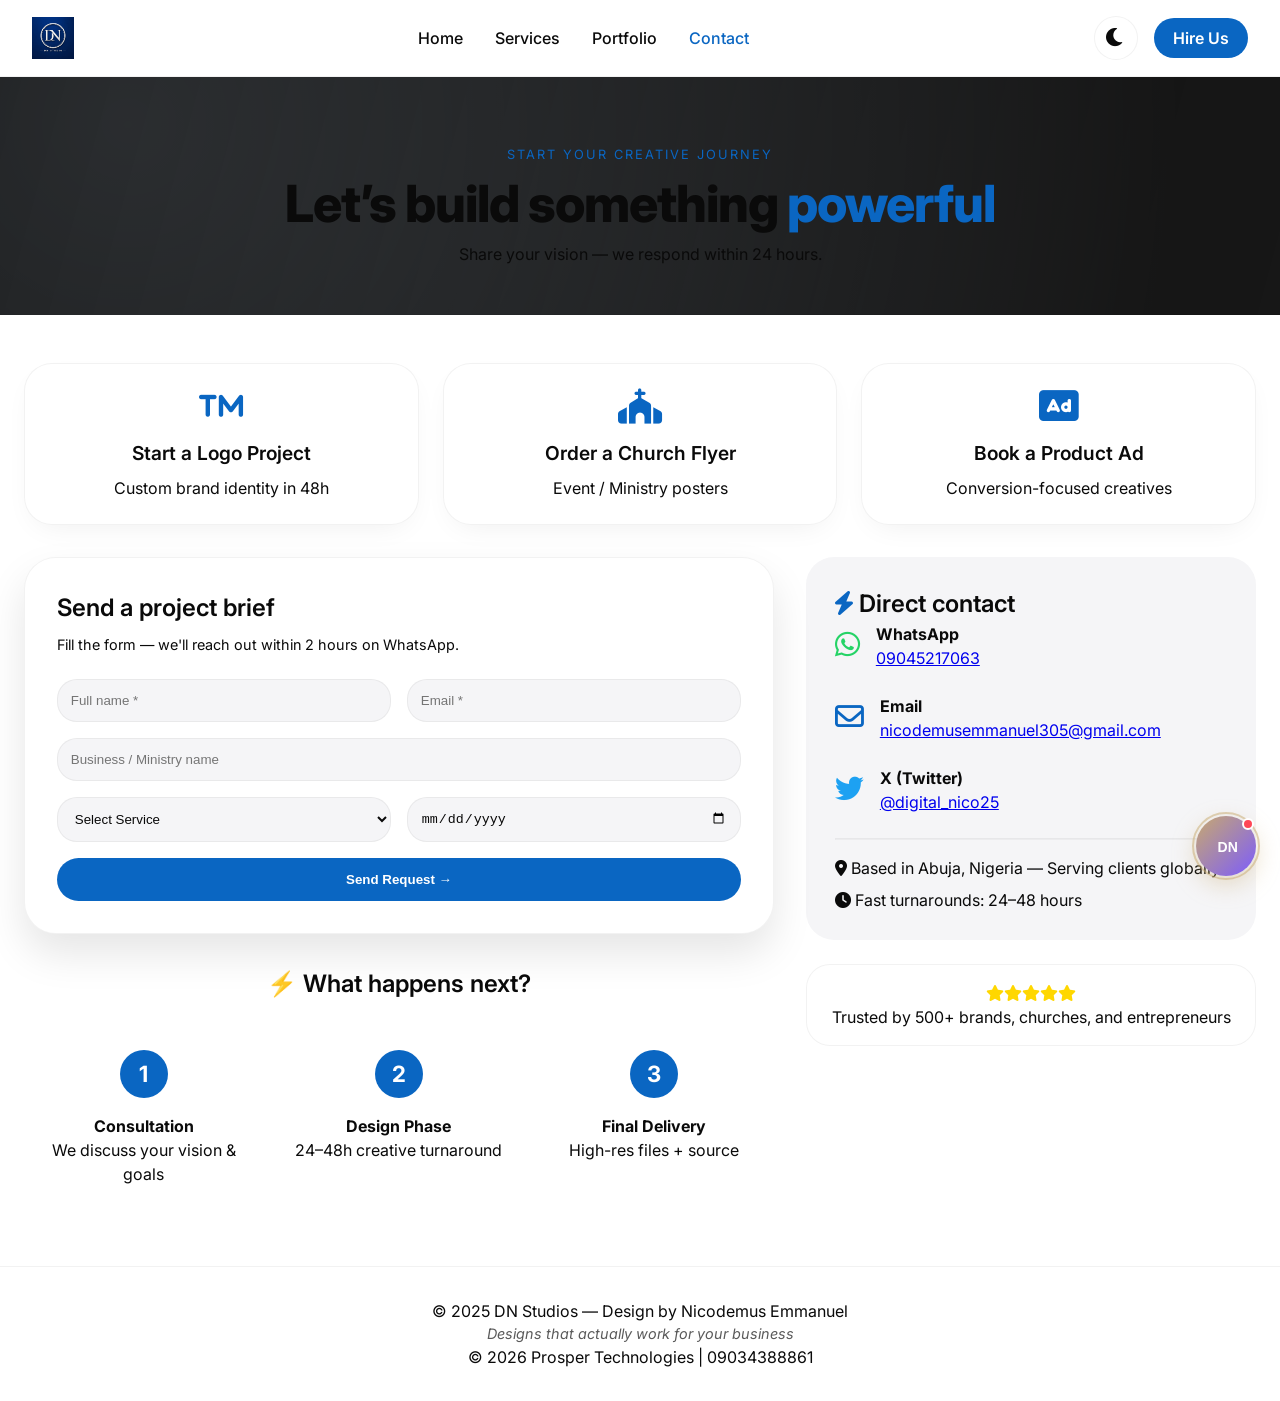
<file: dn-studios-portfolio/contact.html>
<!DOCTYPE html>
<html lang="en">
<head>
  <meta charset="UTF-8">
  <meta name="viewport" content="width=device-width, initial-scale=1.0, viewport-fit=cover">
  <title>DN Studios | Contact – Start Your Creative Project</title>
  <meta name="description" content="Get in touch with DN Studios. Start a logo, church flyer, or product ad project. WhatsApp 09045217063 – 24-48h turnaround.">
  <!-- Google Fonts + Font Awesome -->
  <link href="https://fonts.googleapis.com/css2?family=Inter:opsz,wght@14..32,300;400;500;600;700;800&display=swap" rel="stylesheet">
  <link rel="stylesheet" href="https://cdnjs.cloudflare.com/ajax/libs/font-awesome/6.0.0-beta3/css/all.min.css">
  <link rel="stylesheet" href="css/style.css">
  <style>
    /* Additional contact page premium styling */
    .contact-hero {
      background: var(--hero-overlay), radial-gradient(circle at 10% 20%, rgba(10,102,194,0.15) 0%, rgba(0,0,0,0.7) 90%);
      padding: 4rem 0 3rem;
      text-align: center;
      border-bottom: 1px solid var(--border-light);
    }
    .quick-actions-grid {
      display: flex;
      flex-wrap: wrap;
      gap: 1.5rem;
      justify-content: center;
      margin: 3rem 0 2rem;
    }
    .action-card {
      background: var(--card-bg);
      backdrop-filter: blur(12px);
      border: 1px solid var(--border-light);
      border-radius: 28px;
      padding: 1.5rem;
      text-align: center;
      flex: 1;
      min-width: 200px;
      transition: all 0.3s ease;
      cursor: pointer;
      box-shadow: var(--shadow-sm);
    }
    .action-card:hover {
      transform: translateY(-8px);
      border-color: var(--accent);
      background: var(--card-bg);
      box-shadow: 0 20px 35px -12px var(--accent-glow);
    }
    .action-card i {
      font-size: 2.2rem;
      color: var(--accent);
      margin-bottom: 1rem;
    }
    .action-card h3 {
      font-size: 1.2rem;
      margin-bottom: 0.5rem;
    }
    .glass-form {
      background: var(--card-bg);
      backdrop-filter: blur(16px);
      border-radius: 32px;
      padding: 2rem;
      border: 1px solid var(--border-light);
      box-shadow: 0 20px 40px rgba(0,0,0,0.1);
    }
    .timeline-steps {
      display: flex;
      flex-wrap: wrap;
      justify-content: space-between;
      gap: 1rem;
      margin-top: 2rem;
    }
    .step {
      flex: 1;
      text-align: center;
      padding: 1rem;
      position: relative;
    }
    .step .step-number {
      width: 48px;
      height: 48px;
      background: var(--accent);
      color: white;
      border-radius: 60px;
      display: flex;
      align-items: center;
      justify-content: center;
      margin: 0 auto 1rem;
      font-weight: bold;
      font-size: 1.4rem;
    }
    .contact-sidebar {
      background: var(--bg-secondary);
      border-radius: 28px;
      padding: 1.8rem;
      height: fit-content;
    }
    .contact-method {
      display: flex;
      align-items: center;
      gap: 1rem;
      margin-bottom: 1.5rem;
    }
    .success-modal {
      position: fixed;
      top: 0;
      left: 0;
      width: 100%;
      height: 100%;
      background: rgba(0,0,0,0.8);
      backdrop-filter: blur(8px);
      z-index: 2000;
      display: flex;
      align-items: center;
      justify-content: center;
      visibility: hidden;
      opacity: 0;
      transition: 0.2s;
    }
    .success-modal.active {
      visibility: visible;
      opacity: 1;
    }
    .modal-card {
      background: var(--bg-primary);
      padding: 2rem;
      border-radius: 32px;
      text-align: center;
      max-width: 400px;
    }
    @media (max-width: 768px) {
      .timeline-steps { flex-direction: column; }
      .contact-sidebar { margin-bottom: 2rem; }
    }
    .section-tag-inline {
      color: var(--accent);
      font-size: 0.8rem;
      letter-spacing: 2px;
      text-transform: uppercase;
    }
  </style>
</head>
<body>
<header class="site-header">
  <div class="header-flex container">
    <div class="logo"><a href="index.html"><img src="assets/logo_main.png" alt="DN Studios Logo"></a></div>
    <nav>
      <ul class="nav-links" id="navLinks">
        <li><a href="index.html" class="nav-link">Home</a></li>
        <li><a href="index.html#services" class="nav-link">Services</a></li>
        <li><a href="portfolio.html" class="nav-link">Portfolio</a></li>
        
        <li><a href="contact.html" class="nav-link active">Contact</a></li>
      </ul>
    </nav>
    <div class="header-right">
      <button class="theme-toggle" id="darkModeToggle"><img src="assets/icon_moon.svg" alt="Dark Mode"></button>
      <a href="https://wa.me/2349045217063" class="nav-link hire-btn" target="_blank">Hire Us</a>
      <button class="mobile-menu-btn" id="mobileMenuBtn"><i class="fas fa-bars"></i></button>
    </div>
  </div>
</header>
<!-- Popup AI Chat Widget for DN Studios -->
<style>
  /* ───── CHAT WIDGET STYLES ───────────────────────────────── */
  .dn-chat-widget * {
    margin: 0;
    padding: 0;
    box-sizing: border-box;
  }
  
  .dn-chat-widget {
    position: fixed;
    bottom: 24px;
    right: 24px;
    z-index: 999999;
    font-family: 'Segoe UI', 'DM Sans', -apple-system, BlinkMacSystemFont, sans-serif;
  }
  
  /* Chat Bubble Button */
  .dn-chat-bubble {
    width: 60px;
    height: 60px;
    background: linear-gradient(135deg, #c8a96e 0%, #7c5cfc 100%);
    border-radius: 50%;
    cursor: pointer;
    display: flex;
    align-items: center;
    justify-content: center;
    box-shadow: 0 8px 24px rgba(200,169,110,0.4);
    transition: transform 0.3s ease, box-shadow 0.3s ease;
    border: none;
    position: relative;
  }
  
  .dn-chat-bubble:hover {
    transform: scale(1.08);
    box-shadow: 0 12px 32px rgba(200,169,110,0.5);
  }
  
  .dn-chat-bubble svg {
    width: 28px;
    height: 28px;
  }
  
  /* Pulse Ring */
  .dn-pulse-ring {
    position: absolute;
    inset: -4px;
    border-radius: 50%;
    border: 2px solid rgba(200,169,110,0.5);
    animation: dnPulse 2s ease-out infinite;
    pointer-events: none;
  }
  
  @keyframes dnPulse {
    0% { transform: scale(1); opacity: 0.7; }
    70% { transform: scale(1.4); opacity: 0; }
    100% { transform: scale(1.4); opacity: 0; }
  }
  
  /* Notification Dot */
  .dn-notif-dot {
    position: absolute;
    top: 2px;
    right: 2px;
    width: 12px;
    height: 12px;
    background: #ff4757;
    border-radius: 50%;
    border: 2px solid #fff;
    animation: dnBlink 1.5s ease-in-out infinite;
  }
  
  @keyframes dnBlink {
    0%, 100% { opacity: 1; }
    50% { opacity: 0.4; }
  }
  
  /* Chat Window */
  .dn-chat-window {
    position: absolute;
    bottom: 80px;
    right: 0;
    width: 380px;
    max-width: calc(100vw - 32px);
    height: 520px;
    background: rgba(15, 15, 25, 0.92);
    backdrop-filter: blur(24px);
    border-radius: 24px;
    border: 1px solid rgba(255,255,255,0.12);
    box-shadow: 0 24px 48px rgba(0,0,0,0.4);
    display: flex;
    flex-direction: column;
    overflow: hidden;
    opacity: 0;
    visibility: hidden;
    transform: scale(0.9) translateY(20px);
    transition: all 0.35s cubic-bezier(0.34, 1.56, 0.64, 1);
    pointer-events: none;
  }
  
  .dn-chat-window.dn-open {
    opacity: 1;
    visibility: visible;
    transform: scale(1) translateY(0);
    pointer-events: all;
  }
  
  /* Light mode support */
  @media (prefers-color-scheme: light) {
    .dn-chat-window {
      background: rgba(255, 255, 255, 0.94);
      backdrop-filter: blur(24px);
      border-color: rgba(0,0,0,0.1);
    }
  }
  
  /* Header */
  .dn-chat-header {
    padding: 16px 20px;
    background: linear-gradient(135deg, rgba(200,169,110,0.15) 0%, rgba(124,92,252,0.1) 100%);
    border-bottom: 1px solid rgba(255,255,255,0.1);
    display: flex;
    align-items: center;
    gap: 12px;
  }
  
  .dn-header-avatar {
    width: 40px;
    height: 40px;
    background: linear-gradient(135deg, #c8a96e, #7c5cfc);
    border-radius: 50%;
    display: flex;
    align-items: center;
    justify-content: center;
    font-weight: 800;
    font-size: 18px;
    color: #0a0a0f;
  }
  
  .dn-header-info {
    flex: 1;
  }
  
  .dn-header-name {
    font-weight: 700;
    font-size: 15px;
    letter-spacing: -0.3px;
  }
  
  .dn-header-status {
    font-size: 11px;
    opacity: 0.65;
    display: flex;
    align-items: center;
    gap: 6px;
    margin-top: 2px;
  }
  
  .dn-status-dot {
    width: 8px;
    height: 8px;
    background: #2ed573;
    border-radius: 50%;
    box-shadow: 0 0 6px #2ed573;
    animation: dnTypingBlink 2s ease-in-out infinite;
  }
  
  @keyframes dnTypingBlink {
    0%, 100% { opacity: 1; }
    50% { opacity: 0.4; }
  }
  
  .dn-close-btn {
    background: rgba(255,255,255,0.1);
    border: none;
    color: inherit;
    width: 30px;
    height: 30px;
    border-radius: 50%;
    cursor: pointer;
    font-size: 18px;
    display: flex;
    align-items: center;
    justify-content: center;
    transition: background 0.2s;
  }
  
  .dn-close-btn:hover {
    background: rgba(255,255,255,0.2);
  }
  
  /* Messages Area */
  .dn-messages {
    flex: 1;
    overflow-y: auto;
    padding: 16px;
    display: flex;
    flex-direction: column;
    gap: 12px;
    scroll-behavior: smooth;
  }
  
  .dn-messages::-webkit-scrollbar {
    width: 4px;
  }
  
  .dn-messages::-webkit-scrollbar-track {
    background: transparent;
  }
  
  .dn-messages::-webkit-scrollbar-thumb {
    background: rgba(255,255,255,0.2);
    border-radius: 10px;
  }
  
  /* Message Bubbles */
  .dn-msg {
    display: flex;
    gap: 8px;
    animation: dnMsgIn 0.3s cubic-bezier(0.34, 1.56, 0.64, 1);
  }
  
  @keyframes dnMsgIn {
    from {
      opacity: 0;
      transform: translateY(12px);
    }
    to {
      opacity: 1;
      transform: translateY(0);
    }
  }
  
  .dn-msg.dn-user {
    flex-direction: row-reverse;
  }
  
  .dn-msg-avatar {
    width: 28px;
    height: 28px;
    background: linear-gradient(135deg, #c8a96e, #7c5cfc);
    border-radius: 50%;
    display: flex;
    align-items: center;
    justify-content: center;
    font-size: 12px;
    font-weight: 700;
    flex-shrink: 0;
  }
  
  .dn-msg.dn-user .dn-msg-avatar {
    background: rgba(200,169,110,0.2);
    border: 1px solid rgba(200,169,110,0.3);
    color: #c8a96e;
  }
  
  .dn-msg-bubble {
    max-width: 78%;
    padding: 10px 14px;
    border-radius: 18px;
    font-size: 13px;
    line-height: 1.5;
    word-wrap: break-word;
  }
  
  .dn-msg.dn-bot .dn-msg-bubble {
    background: rgba(255,255,255,0.08);
    border: 1px solid rgba(255,255,255,0.08);
    border-bottom-left-radius: 4px;
  }
  
  .dn-msg.dn-user .dn-msg-bubble {
    background: linear-gradient(135deg, rgba(200,169,110,0.25), rgba(124,92,252,0.2));
    border-bottom-right-radius: 4px;
    text-align: right;
  }
  
  @media (prefers-color-scheme: light) {
    .dn-msg.dn-bot .dn-msg-bubble {
      background: rgba(0,0,0,0.04);
      border-color: rgba(0,0,0,0.06);
    }
    .dn-msg.dn-user .dn-msg-bubble {
      background: linear-gradient(135deg, rgba(200,169,110,0.2), rgba(124,92,252,0.15));
    }
  }
  
  /* Quick Chips */
  .dn-chips {
    display: flex;
    flex-wrap: wrap;
    gap: 8px;
    margin-top: 10px;
  }
  
  .dn-chip {
    background: rgba(255,255,255,0.06);
    border: 1px solid rgba(255,255,255,0.1);
    padding: 6px 14px;
    border-radius: 100px;
    font-size: 11px;
    cursor: pointer;
    transition: all 0.2s;
  }
  
  .dn-chip:hover {
    background: rgba(200,169,110,0.2);
    border-color: #c8a96e;
    transform: translateY(-1px);
  }
  
  @media (prefers-color-scheme: light) {
    .dn-chip {
      background: rgba(0,0,0,0.04);
      border-color: rgba(0,0,0,0.1);
    }
  }
  
  /* Typing Indicator */
  .dn-typing {
    display: flex;
    align-items: center;
    gap: 5px;
    padding: 8px 12px;
  }
  
  .dn-typing span {
    width: 6px;
    height: 6px;
    background: #c8a96e;
    border-radius: 50%;
    animation: dnTypingDot 1.2s ease-in-out infinite;
  }
  
  .dn-typing span:nth-child(2) { animation-delay: 0.2s; }
  .dn-typing span:nth-child(3) { animation-delay: 0.4s; }
  
  @keyframes dnTypingDot {
    0%, 60%, 100% { transform: scale(1); opacity: 0.5; }
    30% { transform: scale(1.3); opacity: 1; }
  }
  
  /* Input Area */
  .dn-input-area {
    padding: 12px 16px;
    border-top: 1px solid rgba(255,255,255,0.08);
    display: flex;
    gap: 10px;
    align-items: flex-end;
  }
  
  .dn-input-area textarea {
    flex: 1;
    background: rgba(255,255,255,0.06);
    border: 1px solid rgba(255,255,255,0.1);
    border-radius: 20px;
    padding: 10px 14px;
    font-family: inherit;
    font-size: 13px;
    color: inherit;
    resize: none;
    outline: none;
    max-height: 80px;
    line-height: 1.4;
  }
  
  .dn-input-area textarea::placeholder {
    opacity: 0.5;
  }
  
  .dn-input-area textarea:focus {
    border-color: #c8a96e;
  }
  
  .dn-send-btn {
    width: 38px;
    height: 38px;
    background: linear-gradient(135deg, #c8a96e, #a07c45);
    border: none;
    border-radius: 50%;
    cursor: pointer;
    display: flex;
    align-items: center;
    justify-content: center;
    transition: transform 0.2s, box-shadow 0.2s;
    flex-shrink: 0;
  }
  
  .dn-send-btn:hover {
    transform: scale(1.06);
    box-shadow: 0 4px 12px rgba(200,169,110,0.4);
  }
  
  .dn-send-btn svg {
    width: 16px;
    height: 16px;
    fill: #0a0a0f;
  }
  
  /* WhatsApp Link inside messages */
  .dn-wa-link {
    display: inline-flex;
    align-items: center;
    gap: 6px;
    background: linear-gradient(135deg, #25d366, #128c7e);
    padding: 6px 14px;
    border-radius: 100px;
    color: white;
    text-decoration: none;
    font-size: 12px;
    font-weight: 600;
    margin-top: 8px;
    transition: transform 0.2s;
  }
  
  .dn-wa-link:hover {
    transform: translateY(-1px);
  }
  
  /* Powered By */
  .dn-powered {
    text-align: center;
    font-size: 9px;
    padding: 8px;
    opacity: 0.4;
    border-top: 1px solid rgba(255,255,255,0.05);
  }
</style>

<div class="dn-chat-widget">
  <!-- Chat Bubble -->
  <button class="dn-chat-bubble" id="dnChatBubble">
    <div class="dn-pulse-ring"></div>
    <div class="dn-notif-dot" id="dnNotifDot"></div>
    <svg viewBox="0 0 40 40" fill="none">
      <text x="8" y="28" font-family="Arial, sans-serif" font-size="20" font-weight="800" fill="white">DN</text>
    </svg>
  </button>
  
  <!-- Chat Window -->
  <div class="dn-chat-window" id="dnChatWindow">
    <div class="dn-chat-header">
      <div class="dn-header-avatar">DN</div>
      <div class="dn-header-info">
        <div class="dn-header-name">DN Studios Assistant</div>
        <div class="dn-header-status">
          <div class="dn-status-dot"></div>
          Online · 24/7
        </div>
      </div>
      <button class="dn-close-btn" id="dnCloseChat">✕</button>
    </div>
    
    <div class="dn-messages" id="dnMessages"></div>
    
    <div class="dn-input-area">
      <textarea id="dnChatInput" placeholder="Ask me anything..." rows="1"></textarea>
      <button class="dn-send-btn" id="dnSendBtn">
        <svg viewBox="0 0 24 24">
          <path d="M2.01 21L23 12 2.01 3 2 10l15 2-15 2z"/>
        </svg>
      </button>
    </div>
    <div class="dn-powered">DN Studios · AI Assistant</div>
  </div>
</div>

<script>
  (function() {
    // Configuration
    const WHATSAPP_NUMBER = '2349045217063';
    const WHATSAPP_URL = `https://wa.me/${WHATSAPP_NUMBER}`;
    
    // DOM Elements
    const bubble = document.getElementById('dnChatBubble');
    const windowEl = document.getElementById('dnChatWindow');
    const closeBtn = document.getElementById('dnCloseChat');
    const messagesEl = document.getElementById('dnMessages');
    const inputEl = document.getElementById('dnChatInput');
    const sendBtn = document.getElementById('dnSendBtn');
    const notifDot = document.getElementById('dnNotifDot');
    
    let isOpen = false;
    let welcomed = false;
    
    // ───── HELPER FUNCTIONS ─────────────────────────────────────
    function scrollToBottom() {
      messagesEl.scrollTop = messagesEl.scrollHeight;
    }
    
    function escapeHtml(text) {
      const div = document.createElement('div');
      div.textContent = text;
      return div.innerHTML;
    }
    
    function addMessage(content, isUser = false, chips = null) {
      const msgDiv = document.createElement('div');
      msgDiv.className = `dn-msg ${isUser ? 'dn-user' : 'dn-bot'}`;
      
      const avatar = document.createElement('div');
      avatar.className = 'dn-msg-avatar';
      avatar.textContent = isUser ? 'You' : 'DN';
      
      const bubbleDiv = document.createElement('div');
      bubbleDiv.className = 'dn-msg-bubble';
      bubbleDiv.innerHTML = content;
      
      if (chips && chips.length) {
        const chipsDiv = document.createElement('div');
        chipsDiv.className = 'dn-chips';
        chips.forEach(chip => {
          const chipBtn = document.createElement('button');
          chipBtn.className = 'dn-chip';
          chipBtn.textContent = chip;
          chipBtn.onclick = () => {
            addMessage(chip, true);
            const response = getBotResponse(chip);
            showTyping(() => addMessage(response, false, getChipsForResponse(chip)));
          };
          chipsDiv.appendChild(chipBtn);
        });
        bubbleDiv.appendChild(chipsDiv);
      }
      
      msgDiv.appendChild(avatar);
      msgDiv.appendChild(bubbleDiv);
      messagesEl.appendChild(msgDiv);
      scrollToBottom();
    }
    
    function showTyping(callback) {
      const typingDiv = document.createElement('div');
      typingDiv.className = 'dn-msg dn-bot';
      typingDiv.innerHTML = `
        <div class="dn-msg-avatar">DN</div>
        <div class="dn-msg-bubble">
          <div class="dn-typing"><span></span><span></span><span></span></div>
        </div>
      `;
      messagesEl.appendChild(typingDiv);
      scrollToBottom();
      
      setTimeout(() => {
        typingDiv.remove();
        callback();
      }, 800);
    }
    
    // ───── KNOWLEDGE BASE / RESPONSE ENGINE ─────────────────────
    function getChipsForResponse(message) {
      const lower = message.toLowerCase();
      if (lower.includes('service') || lower.includes('offer')) return null;
      if (lower.includes('price') || lower.includes('cost')) return null;
      return ['Our Services', 'Turnaround Time', 'Contact Info', 'Get Quote'];
    }
    
    function getBotResponse(message) {
      const lower = message.toLowerCase();
      
      // Pricing / Quote
      if (lower.match(/\b(price|cost|quote|how much|fee|charge|rate|budget|afford)\b/i)) {
        return `Every brand is unique — so every design is custom-tailored to deliver the best value for your vision. 🎨<br><br>
        <strong>Nicodemus</strong> will walk you through everything personally and give you a quote based on your specific needs.<br><br>
        <a href="${WHATSAPP_URL}?text=Hi%20Nicodemus%2C%20I%27d%20like%20a%20custom%20quote%20for%20my%20project" class="dn-wa-link" target="_blank">
          💬 Chat on WhatsApp for Quote
        </a><br><br>
        Our 24–48 hour turnaround starts the moment you connect! ⚡`;
      }
      
      // Turnaround / Delivery
      if (lower.match(/\b(how long|turnaround|delivery|deliver|when.*ready|time.*take|fast|rush|urgent|deadline)\b/i)) {
        return `⚡ <strong>Fastest in the industry!</strong><br><br>
        We operate on a strict <strong>24–48 hour turnaround</strong> for most projects — logos, flyers, brand identity work, social graphics.<br><br>
        <strong>The process:</strong><br>
        1️⃣ You share your brief & brand details<br>
        2️⃣ Our team gets to work immediately<br>
        3️⃣ Your design lands in your inbox within 24–48 hours<br><br>
        Complex brand packages may take slightly longer — we'll give you a clear timeline upfront.<br><br>
        <a href="${WHATSAPP_URL}?text=Hi%20Nicodemus%2C%20I%27d%20like%20to%20start%20a%20project" class="dn-wa-link" target="_blank">
          🚀 Start Your Project Now
        </a>`;
      }
      
      // Services
      if (lower.match(/\b(service|offer|what.*do|logo|flyer|brand|identity|poster|social media|banner|church|ministry)\b/i)) {
        return `✨ <strong>DN Studios Services:</strong><br><br>
        🎯 <strong>Logo & Brand Identity</strong> — Distinctive marks that represent your vision<br>
        ⛪ <strong>Church & Ministry Flyers</strong> — Anointed designs for events & programmes<br>
        📱 <strong>Social Media Graphics</strong> — Scroll-stopping posts & story templates<br>
        🖼️ <strong>Event Posters & Banners</strong> — High-impact print & digital materials<br>
        📋 <strong>Product Advertisement Design</strong> — Mockups built to convert<br>
        🎨 <strong>Custom Design Consultation</strong> — Tailored to your brand voice<br><br>
        Every project is <strong>custom-built from scratch</strong> — no templates!<br><br>
        Which service interests you most?`;
      }
      
      // Contact / WhatsApp
      if (lower.match(/\b(contact|reach|whatsapp|nicodemus|phone|call|message|get in touch|talk|human)\b/i)) {
        return `📞 <strong>Connect with Nicodemus directly:</strong><br><br>
        <a href="${WHATSAPP_URL}" class="dn-wa-link" target="_blank">
          💬 WhatsApp: 09045217063
        </a><br><br>
        📧 Email: <strong>nicodemusemmanuel305@gmail.com</strong><br>
        🐦 X (Twitter): <strong>@digital_nico25</strong><br>
        📱 Direct Call: <strong>08065919383</strong><br><br>
        Nicodemus replies typically within minutes, Mon–Sat. 🙌`;
      }
      
      // About / Who
      if (lower.match(/\b(who are you|about|what is dn|studio|mission|founder)\b/i)) {
        return `🎬 <strong>DN Studios</strong> is a premium creative design studio founded by <strong>Nicodemus Emmanuel</strong>, a graphic designer and visual brand strategist.<br><br>
        <strong>Our mission:</strong> Help businesses, brands, and individuals show up powerfully through visual design.<br><br>
        <strong>What makes us different:</strong><br>
        ✦ Custom, never cookie-cutter designs<br>
        ✦ Guaranteed 24–48 hour delivery<br>
        ✦ Unlimited revisions until you're 100% satisfied<br>
        ✦ Deep understanding of Nigerian & African brand contexts<br><br>
        Ready to show up powerfully? Let's create something extraordinary! ✨`;
      }
      
      // Greeting
      if (lower.match(/^(hi|hello|hey|good morning|good afternoon|hey there|sup|howdy)/i)) {
        return `Hey there! 👋 Great to meet you!<br><br>
        I'm the <strong>DN Studios AI Assistant</strong> — here to help you find the perfect creative solution for your brand.<br><br>
        <strong>You can ask me about:</strong>`;
      }
      
      // Thanks
      if (lower.match(/thank|appreciate|helpful|great help/i)) {
        return `You're so welcome! 😊 It's our absolute pleasure.<br><br>
        Remember — whenever you're ready to start your project, Nicodemus is just one message away. We can't wait to bring your brand vision to life! ✨<br><br>
        <a href="${WHATSAPP_URL}?text=Hi%20Nicodemus%2C%20I%27m%20ready%20to%20start%20my%20project" class="dn-wa-link" target="_blank">
          🎨 Start Your Project →
        </a>`;
      }
      
      // Fallback
      return `That's a great question! For the most accurate answer, it's best to speak with <strong>Nicodemus</strong> directly — he'll give you everything you need. 🙌<br><br>
      <a href="${WHATSAPP_URL}?text=Hi%20Nicodemus%2C%20I%20have%20a%20question%20about%20DN%20Studios" class="dn-wa-link" target="_blank">
        💬 Ask Nicodemus on WhatsApp
      </a><br><br>
      Or ask me about our <strong>services</strong>, <strong>turnaround time</strong>, or <strong>pricing</strong>! 😊`;
    }
    
    function sendMessage() {
      const text = inputEl.value.trim();
      if (!text) return;
      
      addMessage(escapeHtml(text), true);
      inputEl.value = '';
      inputEl.style.height = 'auto';
      
      showTyping(() => {
        const reply = getBotResponse(text);
        addMessage(reply, false, getChipsForResponse(text));
      });
    }
    
    function showWelcome() {
      showTyping(() => {
        addMessage(`Hi! I'm the <strong>DN Studios Assistant</strong>. 👋<br><br>How can I help you <strong>show up powerfully</strong> today?`, false, [
          'Our Services', 'Turnaround Time', 'Get a Quote', 'Contact Info'
        ]);
      });
    }
    
    // Auto-resize textarea
    function autoResize() {
      inputEl.style.height = 'auto';
      inputEl.style.height = Math.min(inputEl.scrollHeight, 80) + 'px';
    }
    
    // Toggle chat window
    function toggleChat() {
      isOpen = !isOpen;
      if (isOpen) {
        windowEl.classList.add('dn-open');
        notifDot.style.opacity = '0';
        setTimeout(() => inputEl.focus(), 200);
        if (!welcomed) {
          welcomed = true;
          setTimeout(showWelcome, 300);
        }
      } else {
        windowEl.classList.remove('dn-open');
      }
    }
    
    // ───── EVENT LISTENERS ─────────────────────────────────────
    bubble.addEventListener('click', toggleChat);
    closeBtn.addEventListener('click', toggleChat);
    sendBtn.addEventListener('click', sendMessage);
    
    inputEl.addEventListener('keypress', (e) => {
      if (e.key === 'Enter' && !e.shiftKey) {
        e.preventDefault();
        sendMessage();
      }
    });
    
    inputEl.addEventListener('input', autoResize);
    
    // Hide notification dot when window is open
    notifDot.style.opacity = '1';
  })();
</script>
<main>
  <!-- Hero Section with abstract overlay -->
  <section class="contact-hero">
    <div class="container">
      <span class="section-tag-inline">Start your creative journey</span>
      <h1 style="font-size: clamp(2rem, 6vw, 3.2rem);">Let’s build something <span style="color: var(--accent);">powerful</span></h1>
      <p>Share your vision — we respond within 24 hours.</p>
    </div>
  </section>

  <div class="container" style="margin-top: 2rem; margin-bottom: 4rem;">
    <!-- Quick Action Cards (pre-filled WhatsApp) -->
    <div class="quick-actions-grid">
      <div class="action-card" data-project="Logo + Brand Identity Project">
        <i class="fas fa-trademark"></i>
        <h3>Start a Logo Project</h3>
        <p>Custom brand identity in 48h</p>
      </div>
      <div class="action-card" data-project="Church Flyer Design">
        <i class="fas fa-church"></i>
        <h3>Order a Church Flyer</h3>
        <p>Event / Ministry posters</p>
      </div>
      <div class="action-card" data-project="Product Ad Campaign">
        <i class="fas fa-ad"></i>
        <h3>Book a Product Ad</h3>
        <p>Conversion-focused creatives</p>
      </div>
    </div>

    <div style="display: flex; flex-wrap: wrap; gap: 2rem;">
      <!-- Left Column: Glass Form -->
      <div style="flex: 2;">
        <div class="glass-form">
          <h3 style="margin-bottom: 0.5rem;">Send a project brief</h3>
          <p style="margin-bottom: 1.5rem; font-size: 0.9rem;">Fill the form — we'll reach out within 2 hours on WhatsApp.</p>
          <form id="contactForm">
            <div style="display: flex; gap: 1rem; flex-wrap: wrap; margin-bottom: 1rem;">
              <input type="text" id="fullName" placeholder="Full name *" style="flex:1; background: var(--bg-secondary); border: 1px solid var(--border-light); padding: 0.8rem; border-radius: 20px;" required>
              <input type="email" id="email" placeholder="Email *" style="flex:1; background: var(--bg-secondary); border: 1px solid var(--border-light); padding: 0.8rem; border-radius: 20px;" required>
            </div>
            <div style="margin-bottom: 1rem;">
              <input type="text" id="businessName" placeholder="Business / Ministry name" style="width:100%; background: var(--bg-secondary); border: 1px solid var(--border-light); padding: 0.8rem; border-radius: 20px;">
            </div>
            <div style="display: flex; gap: 1rem; flex-wrap: wrap; margin-bottom: 1rem;">
              <select id="serviceNeeded" style="flex:1; background: var(--bg-secondary); border: 1px solid var(--border-light); padding: 0.8rem; border-radius: 20px;">
                <option>Select Service</option>
                <option>Flyer & Poster Design</option>
                <option>Logo & Brand Identity</option>
                <option>Social Media Graphics</option>
                <option>Product Ads</option>
                <option>Event/Ministry Flyer</option>
              </select>
              <input type="date" id="deadline" style="flex:1; background: var(--bg-secondary); border: 1px solid var(--border-light); padding: 0.8rem; border-radius: 20px;">
            </div>
            <button type="submit" style="background: var(--accent); color: white; padding: 0.9rem; border: none; border-radius: 40px; width: 100%; font-weight: bold; cursor: pointer; transition: 0.2s;">Send Request →</button>
          </form>
        </div>
        <!-- Timeline visual -->
        <div style="margin-top: 2rem;">
          <h3 style="text-align: center;">⚡ What happens next?</h3>
          <div class="timeline-steps">
            <div class="step"><div class="step-number">1</div><h4>Consultation</h4><p>We discuss your vision & goals</p></div>
            <div class="step"><div class="step-number">2</div><h4>Design Phase</h4><p>24–48h creative turnaround</p></div>
            <div class="step"><div class="step-number">3</div><h4>Final Delivery</h4><p>High-res files + source</p></div>
          </div>
        </div>
      </div>

      <!-- Right Column: Trust Signals + Direct Contact -->
      <div style="flex: 1.2;">
        <div class="contact-sidebar">
          <h3><i class="fas fa-bolt" style="color: var(--accent);"></i> Direct contact</h3>
          <div class="contact-method"><i class="fab fa-whatsapp" style="font-size: 1.8rem; color: #25D366;"></i><div><strong>WhatsApp</strong><br><a href="https://wa.me/2349045217063" target="_blank">09045217063</a></div></div>
          <div class="contact-method"><i class="far fa-envelope" style="font-size: 1.8rem; color: var(--accent);"></i><div><strong>Email</strong><br><a href="mailto:nicodemusemmanuel305@gmail.com">nicodemusemmanuel305@gmail.com</a></div></div>
          <div class="contact-method"><i class="fab fa-twitter" style="font-size: 1.8rem; color: #1DA1F2;"></i><div><strong>X (Twitter)</strong><br><a href="https://twitter.com/digital_nico25" target="_blank">@digital_nico25</a></div></div>
          <hr style="margin: 1rem 0; border-color: var(--border-light);">
          <p style="margin-top: 1rem;"><i class="fas fa-map-marker-alt"></i> Based in Abuja, Nigeria — Serving clients globally.</p>
          <p style="margin-top: 0.5rem;"><i class="fas fa-clock"></i> Fast turnarounds: 24–48 hours</p>
        </div>
        <!-- extra trust badge -->
        <div style="background: var(--card-bg); backdrop-filter: blur(8px); border-radius: 24px; padding: 1rem; margin-top: 1.5rem; text-align: center; border:1px solid var(--border-light);">
          <i class="fas fa-star" style="color: gold;"></i><i class="fas fa-star" style="color: gold;"></i><i class="fas fa-star" style="color: gold;"></i><i class="fas fa-star" style="color: gold;"></i><i class="fas fa-star" style="color: gold;"></i>
          <p>Trusted by 500+ brands, churches, and entrepreneurs</p>
        </div>
      </div>
    </div>
  </div>

  <!-- Success Modal (popup after form submit) -->
  <div id="successModal" class="success-modal">
    <div class="modal-card">
      <i class="fas fa-check-circle" style="font-size: 3rem; color: var(--accent); margin-bottom: 1rem;"></i>
      <h3>Request received!</h3>
      <p>We'll reach out on WhatsApp within 2 hours. For instant response, click below.</p>
      <a href="https://wa.me/2349045217063?text=Hi%20DN%20Studios,%20I%20just%20submitted%20a%20project%20request." target="_blank" style="display: inline-block; margin-top: 1rem; background: #25D366; padding: 0.7rem 1.5rem; border-radius: 40px; color: white; text-decoration: none;"><i class="fab fa-whatsapp"></i> Continue on WhatsApp</a>
      <button id="closeModalBtn" style="background: transparent; border: none; margin-top: 1rem; cursor: pointer; color: var(--text-muted);">Close</button>
    </div>
  </div>
</main>

<footer class="site-footer">
  <div class="container">
    <p>&copy; 2025 DN Studios — Design by Nicodemus Emmanuel</p>
    <p class="footer-tagline">Designs that actually work for your business</p>
    <div class="container"><p>© 2026 Prosper Technologies | 09034388861</p></div>
  </div>
</footer>

<script>
  (function() {
    // Dark mode toggle (global consistency)
    const toggle = document.getElementById('darkModeToggle');
    const body = document.body;
    function loadTheme() {
      const saved = localStorage.getItem('dn_theme');
      if (saved === 'dark') {
        body.classList.add('dark');
        if (toggle) toggle.innerHTML = '<i class="fas fa-sun"></i>';
      } else {
        body.classList.remove('dark');
        if (toggle) toggle.innerHTML = '<i class="fas fa-moon"></i>';
      }
    }
    if (toggle) {
      toggle.addEventListener('click', () => {
        if (body.classList.contains('dark')) {
          body.classList.remove('dark');
          localStorage.setItem('dn_theme', 'light');
          toggle.innerHTML = '<i class="fas fa-moon"></i>';
        } else {
          body.classList.add('dark');
          localStorage.setItem('dn_theme', 'dark');
          toggle.innerHTML = '<i class="fas fa-sun"></i>';
        }
      });
    }
    loadTheme();

    // Mobile menu logic
    const mobileBtn = document.getElementById('mobileMenuBtn');
    const navLinks = document.getElementById('navLinks');
    if (mobileBtn && navLinks) {
      mobileBtn.addEventListener('click', () => navLinks.classList.toggle('show-nav'));
      document.querySelectorAll('.nav-link').forEach(link => link.addEventListener('click', () => navLinks.classList.remove('show-nav')));
    }

    // Quick action cards — pre-filled WhatsApp messages
    const actionCards = document.querySelectorAll('.action-card');
    actionCards.forEach(card => {
      card.addEventListener('click', () => {
        const project = card.getAttribute('data-project') || 'design project';
        const message = `Hi DN Studios, I want to start a ${project} project. Let’s discuss details.`;
        const encoded = encodeURIComponent(message);
        window.open(`https://wa.me/2349045217063?text=${encoded}`, '_blank');
      });
    });

    // Form handling (glassmorphic form) -> show success modal + fallback mailto
    const form = document.getElementById('contactForm');
    const modal = document.getElementById('successModal');
    const closeModal = document.getElementById('closeModalBtn');

    if (form) {
      form.addEventListener('submit', (e) => {
        e.preventDefault();
        // Gather form data for optional mailto fallback
        const name = document.getElementById('fullName')?.value || '';
        const email = document.getElementById('email')?.value || '';
        const business = document.getElementById('businessName')?.value || '';
        const service = document.getElementById('serviceNeeded')?.value || '';
        const deadline = document.getElementById('deadline')?.value || '';
        
        // Show success modal (conversion-focused: redirect to WhatsApp)
        modal.classList.add('active');
        
        // Optional: send an email copy using mailto (non-intrusive)
        const subject = `Project Inquiry from ${name}`;
        const body = `Name: ${name}%0AEmail: ${email}%0ABusiness: ${business}%0AService: ${service}%0ADeadline: ${deadline}%0A%0A (Client was redirected to WhatsApp for fast service)`;
        // Uncomment next line to also open email client (not required but helpful)
        // window.location.href = `mailto:nicodemusemmanuel305@gmail.com?subject=${encodeURIComponent(subject)}&body=${body}`;
        
        // Reset form fields
        form.reset();
        
        // Automatically close after 5 seconds if user doesn't click
        setTimeout(() => {
          if (modal.classList.contains('active')) modal.classList.remove('active');
        }, 8000);
      });
    }
    
    if (closeModal) {
      closeModal.addEventListener('click', () => {
        modal.classList.remove('active');
      });
    }
    // Click outside modal to close
    modal.addEventListener('click', (e) => {
      if (e.target === modal) modal.classList.remove('active');
    });

    // Optional: set min date for deadline (future dates)
    const deadlineInput = document.getElementById('deadline');
    if (deadlineInput) {
      const today = new Date().toISOString().split('T')[0];
      deadlineInput.min = today;
    }
  })();
</script>
<style>
  /* ensure glassmorphic inputs inherit dark mode properly */
  input, select {
    color: var(--text-primary);
    background: var(--bg-secondary) !important;
  }
  .action-card, .glass-form, .contact-sidebar {
    transition: all 0.2s;
  }
</style>
</body>
</html>
</file>
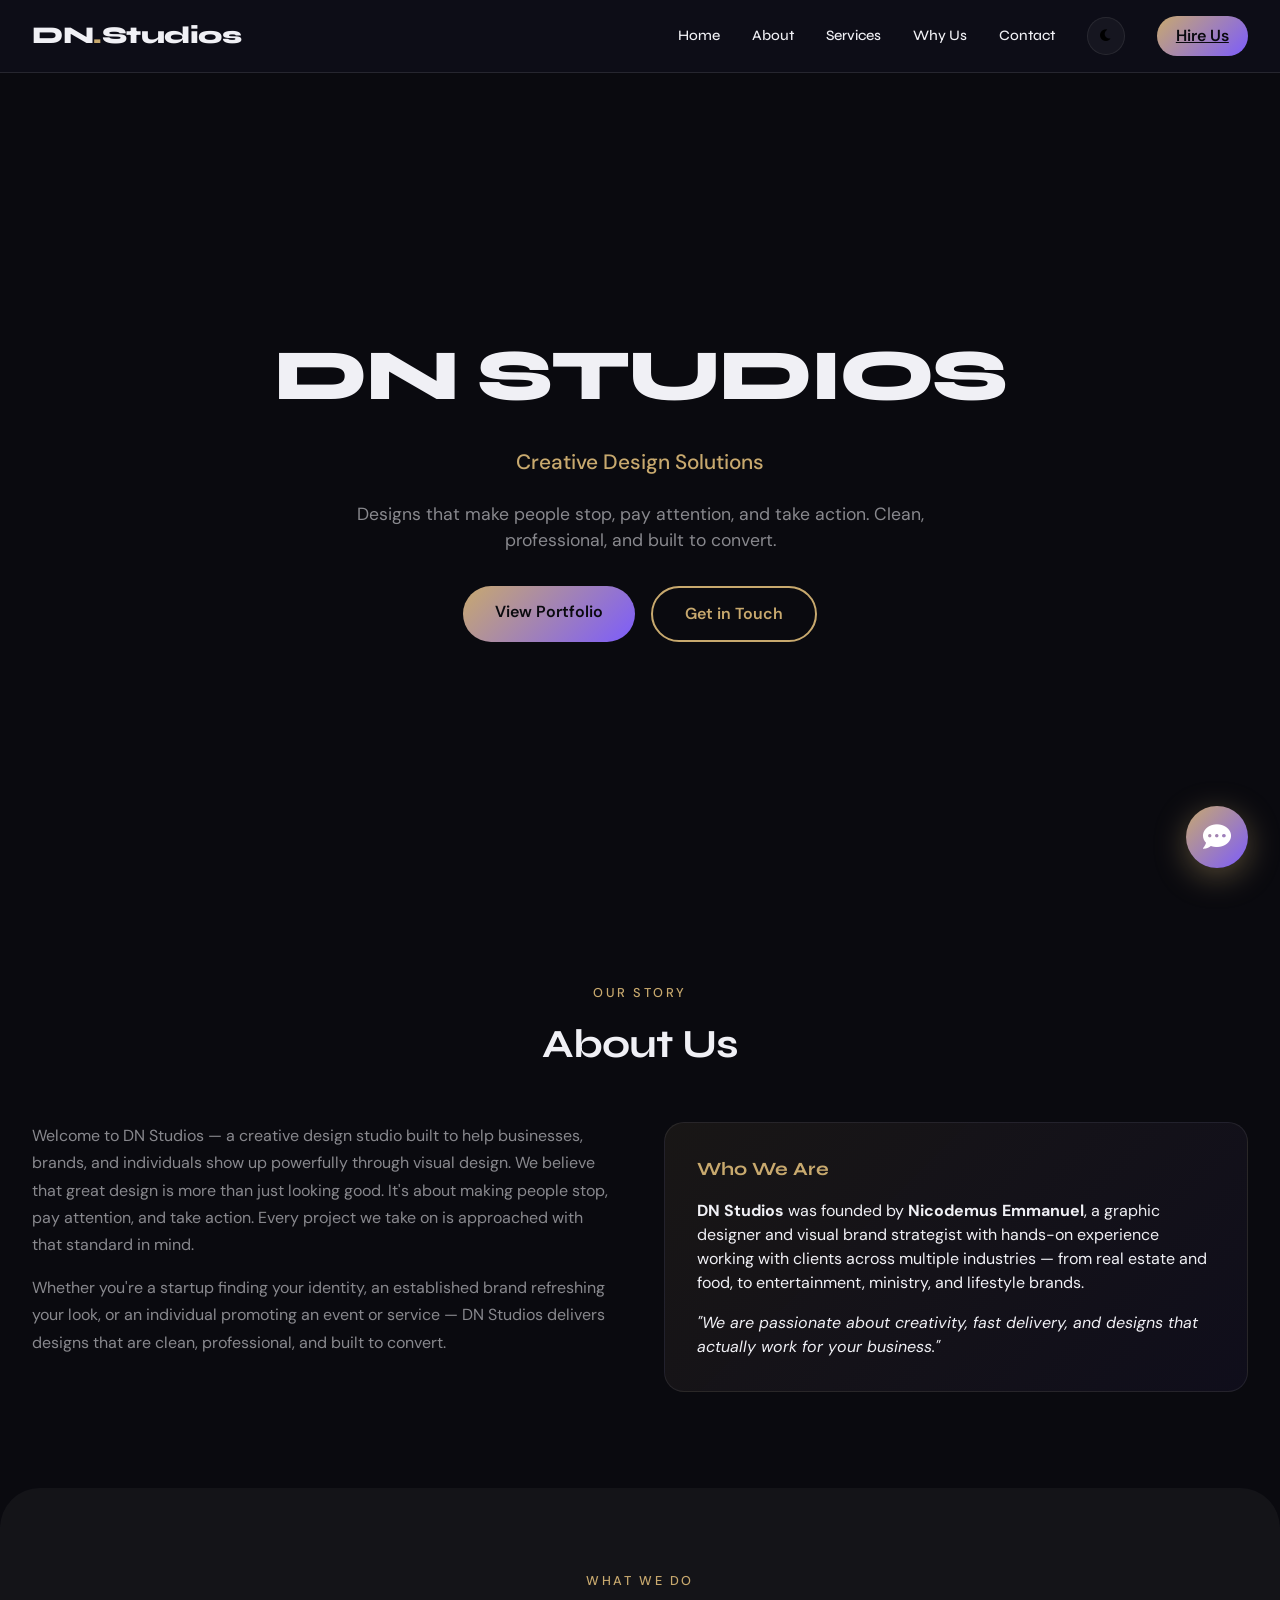
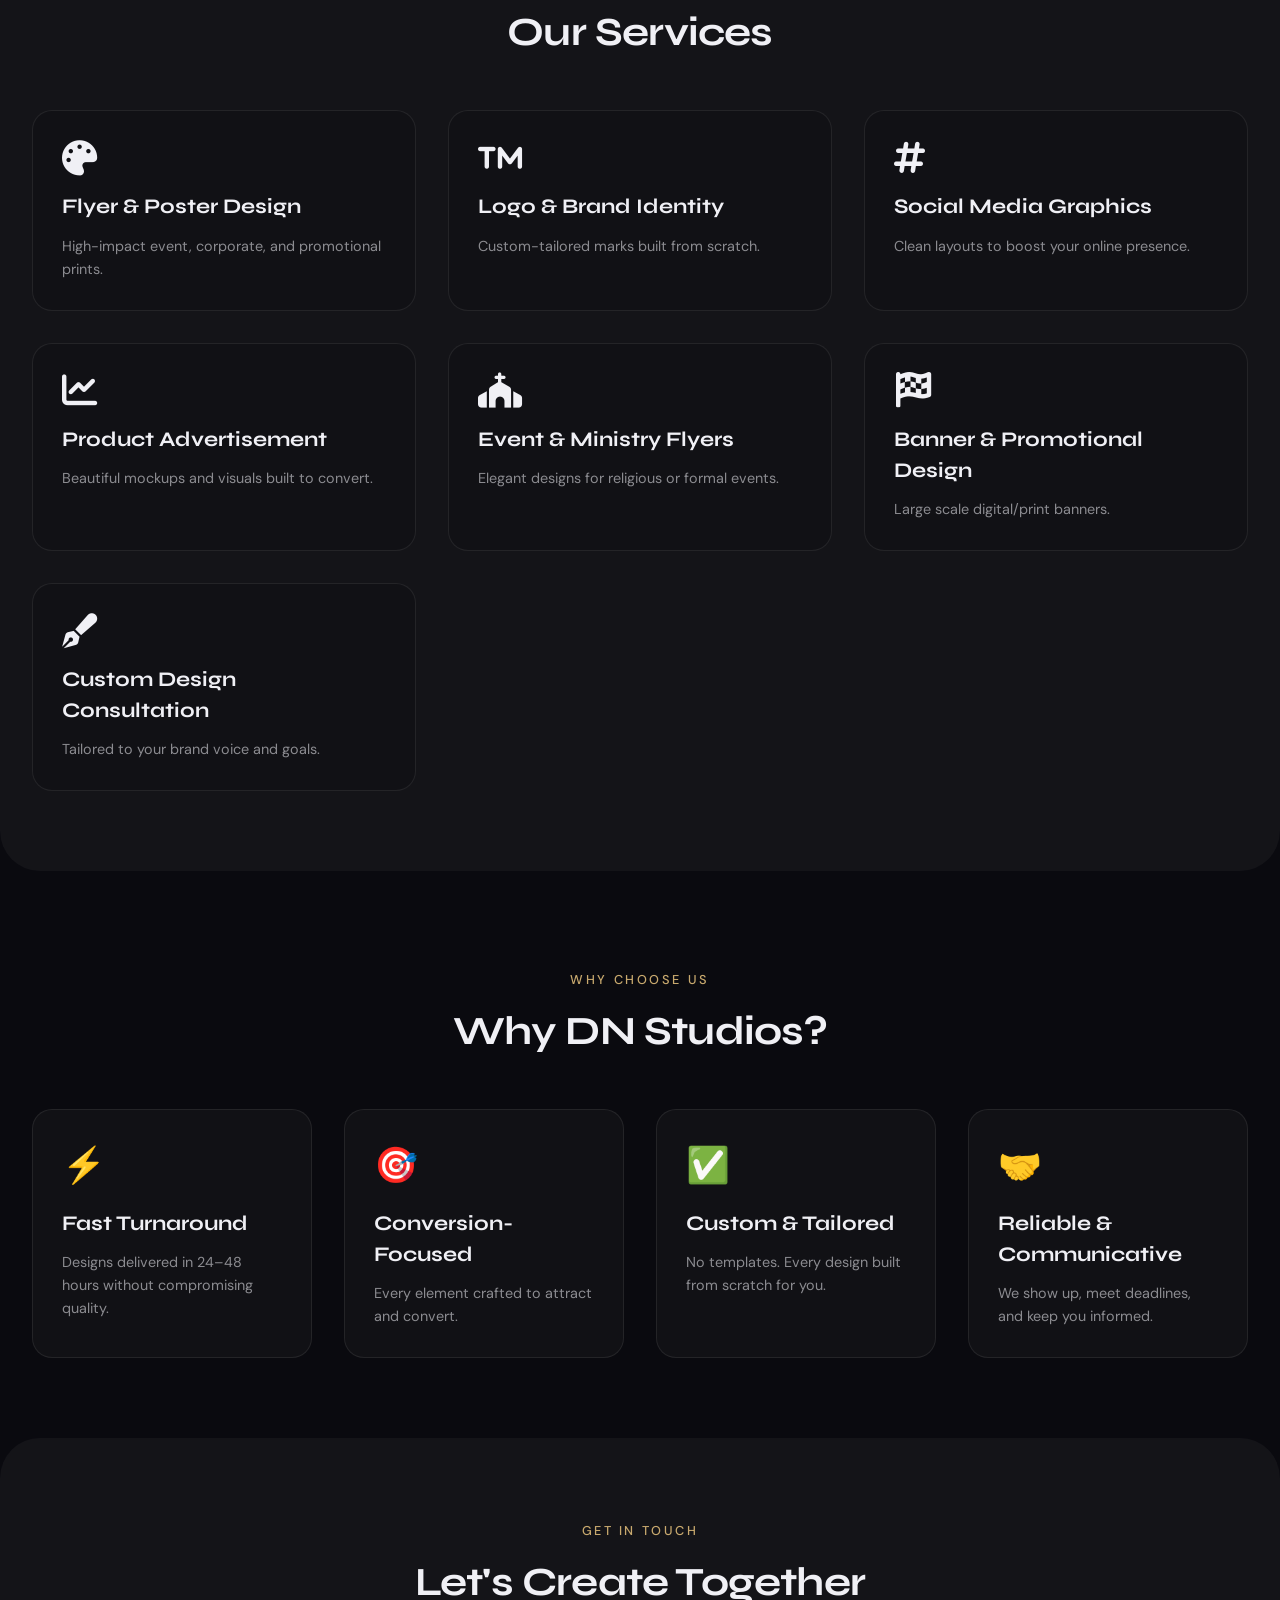
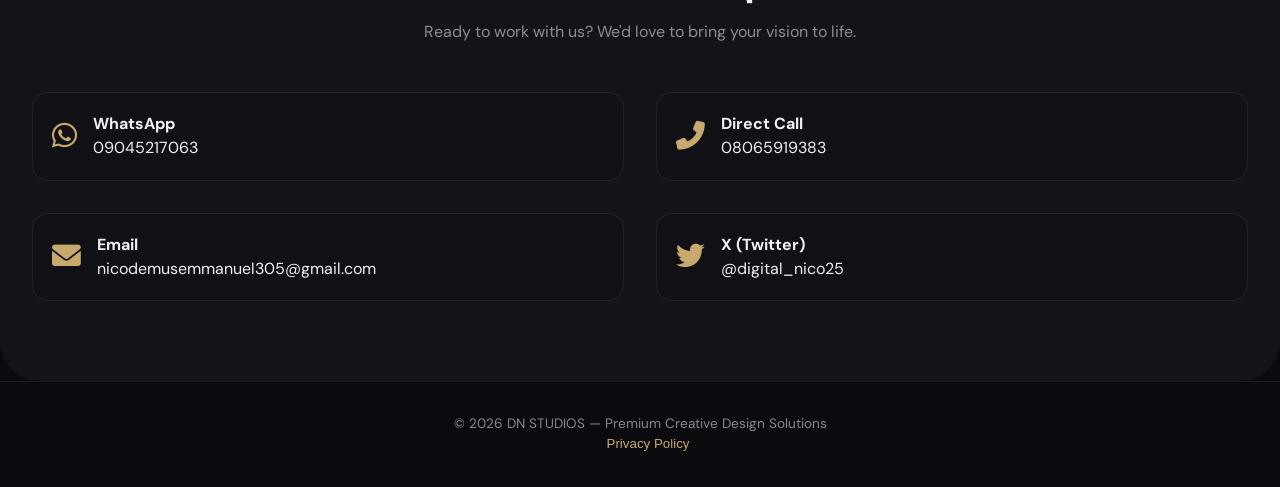
<file: dn-studios-portfolio/nico-ai.html>
<!DOCTYPE html>
<html lang="en">
<head>
  <meta charset="UTF-8">
  <meta name="viewport" content="width=device-width, initial-scale=1.0, viewport-fit=cover">
  <meta name="description" content="DN Studios - Premium creative design studio. Logo design, flyers, brand identity, social media graphics with 24-48 hour turnaround.">
  <title>DN Studios | Premium Creative Design Solutions</title>
  <link href="https://fonts.googleapis.com/css2?family=Syne:wght@400;500;600;700;800&family=DM+Sans:ital,wght@0,300;0,400;0,500;0,600;1,400&display=swap" rel="stylesheet">
  <link rel="stylesheet" href="https://cdnjs.cloudflare.com/ajax/libs/font-awesome/6.0.0-beta3/css/all.min.css">
  <style>
    /* ───── RESET & VARIABLES ───────────────────────────────── */
    *, *::before, *::after { box-sizing: border-box; margin: 0; padding: 0; }
    
    :root {
      --bg: #0a0a0f;
      --surface: rgba(255,255,255,0.04);
      --surface-card: #111115;
      --border: rgba(255,255,255,0.08);
      --text: #f0f0f5;
      --text-muted: rgba(240,240,245,0.55);
      --accent-gold: #c8a96e;
      --accent-gold-light: #dbbf7a;
      --accent-purple: #7c5cfc;
      --glass-bg: rgba(15,15,25,0.85);
      --glass-border: rgba(255,255,255,0.1);
      --radius-card: 20px;
      --font-head: 'Syne', sans-serif;
      --font-body: 'DM Sans', sans-serif;
      transition: background-color 0.3s ease, color 0.2s ease;
    }
    
    body.light {
      --bg: #f8f6f3;
      --surface: rgba(0,0,0,0.02);
      --surface-card: #ffffff;
      --border: rgba(0,0,0,0.08);
      --text: #12111a;
      --text-muted: rgba(18,17,26,0.55);
      --glass-bg: rgba(255,255,255,0.85);
      --glass-border: rgba(0,0,0,0.08);
    }
    
    body {
      font-family: var(--font-body);
      background: var(--bg);
      color: var(--text);
      line-height: 1.5;
      transition: background 0.3s, color 0.3s;
    }
    
    /* ───── TYPOGRAPHY ───────────────────────────────────────── */
    h1, h2, h3, h4, .logo, .nav-link {
      font-family: var(--font-head);
    }
    
    .gold-text { color: var(--accent-gold); }
    .gold-border { border-color: var(--accent-gold); }
    
    .section-header {
      text-align: center;
      margin-bottom: 3rem;
    }
    .section-header .eyebrow {
      font-size: 0.8rem;
      letter-spacing: 0.2em;
      text-transform: uppercase;
      color: var(--accent-gold);
      font-weight: 500;
      margin-bottom: 0.75rem;
      display: inline-block;
    }
    .section-header h2 {
      font-size: 2.5rem;
      font-weight: 700;
      letter-spacing: -0.02em;
    }
    @media (max-width: 768px) {
      .section-header h2 { font-size: 2rem; }
    }
    
    /* ───── NAVBAR ───────────────────────────────────────────── */
    .navbar {
      position: fixed;
      top: 0;
      left: 0;
      width: 100%;
      z-index: 1000;
      background: var(--glass-bg);
      backdrop-filter: blur(16px);
      border-bottom: 1px solid var(--glass-border);
      padding: 1rem 2rem;
      transition: all 0.3s;
    }
    .nav-container {
      max-width: 1400px;
      margin: 0 auto;
      display: flex;
      justify-content: space-between;
      align-items: center;
    }
    .logo {
      font-size: 1.5rem;
      font-weight: 800;
      letter-spacing: -0.02em;
    }
    .logo span { color: var(--accent-gold); }
    .nav-links {
      display: flex;
      gap: 2rem;
      align-items: center;
    }
    .nav-link {
      text-decoration: none;
      color: var(--text);
      font-weight: 500;
      font-size: 0.9rem;
      transition: color 0.2s;
    }
    .nav-link:hover, .nav-link.active { color: var(--accent-gold); }
    .hire-btn {
      background: linear-gradient(135deg, var(--accent-gold), var(--accent-purple));
      padding: 0.5rem 1.2rem;
      border-radius: 100px;
      color: #0a0a0f !important;
      font-weight: 600;
    }
    .theme-toggle {
      background: var(--surface);
      border: 1px solid var(--border);
      border-radius: 50%;
      width: 38px;
      height: 38px;
      cursor: pointer;
      display: flex;
      align-items: center;
      justify-content: center;
      transition: all 0.2s;
    }
    .mobile-menu-btn {
      display: none;
      background: none;
      border: none;
      font-size: 1.5rem;
      color: var(--text);
      cursor: pointer;
    }
    @media (max-width: 768px) {
      .nav-links { display: none; }
      .mobile-menu-btn { display: block; }
      .navbar { padding: 1rem 1.5rem; }
      .hire-btn { display: none; }
    }
    
    /* Mobile drawer */
    .mobile-drawer {
      position: fixed;
      top: 0;
      right: -100%;
      width: 75%;
      max-width: 300px;
      height: 100%;
      background: var(--glass-bg);
      backdrop-filter: blur(20px);
      z-index: 1001;
      transition: right 0.3s ease;
      padding: 2rem;
      display: flex;
      flex-direction: column;
      gap: 1.5rem;
      border-left: 1px solid var(--glass-border);
    }
    .mobile-drawer.open { right: 0; }
    .drawer-overlay {
      position: fixed;
      inset: 0;
      background: rgba(0,0,0,0.5);
      z-index: 1000;
      display: none;
    }
    .drawer-overlay.open { display: block; }
    .mobile-drawer a {
      text-decoration: none;
      color: var(--text);
      font-size: 1.2rem;
      font-weight: 500;
      padding: 0.5rem 0;
      border-bottom: 1px solid var(--border);
    }
    
    /* ───── HERO ─────────────────────────────────────────────── */
    .hero {
      min-height: 100vh;
      display: flex;
      align-items: center;
      justify-content: center;
      text-align: center;
      padding: 8rem 2rem 4rem;
    }
    .hero h1 {
      font-size: 4.5rem;
      font-weight: 800;
      letter-spacing: -0.03em;
      margin-bottom: 1rem;
    }
    .hero .tagline {
      font-size: 1.3rem;
      color: var(--accent-gold);
      font-weight: 500;
      margin-bottom: 1.5rem;
    }
    .hero .desc {
      max-width: 600px;
      margin: 0 auto;
      color: var(--text-muted);
      font-size: 1.1rem;
    }
    .cta-group {
      display: flex;
      gap: 1rem;
      justify-content: center;
      margin-top: 2rem;
      flex-wrap: wrap;
    }
    .btn-primary {
      background: linear-gradient(135deg, var(--accent-gold), var(--accent-purple));
      padding: 0.9rem 2rem;
      border-radius: 100px;
      text-decoration: none;
      color: #0a0a0f;
      font-weight: 600;
      transition: transform 0.2s, box-shadow 0.2s;
    }
    .btn-outline {
      border: 2px solid var(--accent-gold);
      padding: 0.9rem 2rem;
      border-radius: 100px;
      text-decoration: none;
      color: var(--accent-gold);
      font-weight: 600;
      transition: all 0.2s;
    }
    .btn-primary:hover, .btn-outline:hover { transform: translateY(-3px); }
    @media (max-width: 768px) {
      .hero h1 { font-size: 2.8rem; }
    }
    
    /* ───── SECTIONS ─────────────────────────────────────────── */
    section {
      padding: 5rem 2rem;
      max-width: 1400px;
      margin: 0 auto;
    }
    .grid-2col {
      display: grid;
      grid-template-columns: repeat(2, 1fr);
      gap: 3rem;
    }
    .grid-3col {
      display: grid;
      grid-template-columns: repeat(3, 1fr);
      gap: 2rem;
    }
    .grid-4col {
      display: grid;
      grid-template-columns: repeat(4, 1fr);
      gap: 2rem;
    }
    @media (max-width: 1024px) {
      .grid-3col, .grid-4col { grid-template-columns: repeat(2, 1fr); }
    }
    @media (max-width: 768px) {
      .grid-2col, .grid-3col, .grid-4col { grid-template-columns: 1fr; }
      section { padding: 3rem 1.5rem; }
    }
    
    .card {
      background: var(--surface-card);
      border: 1px solid var(--border);
      border-radius: var(--radius-card);
      padding: 1.8rem;
      transition: all 0.3s ease;
    }
    .card:hover {
      transform: translateY(-6px);
      border-color: var(--accent-gold);
      box-shadow: 0 20px 30px -15px rgba(0,0,0,0.3);
    }
    .card i, .card .emoji {
      font-size: 2.2rem;
      margin-bottom: 1rem;
      display: inline-block;
    }
    .card h3 {
      font-size: 1.3rem;
      margin-bottom: 0.75rem;
    }
    .card p {
      color: var(--text-muted);
      font-size: 0.9rem;
      line-height: 1.6;
    }
    
    .about-text {
      font-size: 1rem;
      line-height: 1.7;
      color: var(--text-muted);
    }
    .founder-card {
      background: linear-gradient(135deg, rgba(200,169,110,0.08), rgba(124,92,252,0.05));
      border: 1px solid var(--border);
      border-radius: var(--radius-card);
      padding: 2rem;
    }
    
    /* Contact section */
    .contact-grid {
      display: grid;
      grid-template-columns: repeat(2, 1fr);
      gap: 2rem;
    }
    .contact-item {
      background: var(--surface-card);
      border: 1px solid var(--border);
      border-radius: 16px;
      padding: 1.2rem;
      display: flex;
      align-items: center;
      gap: 1rem;
      text-decoration: none;
      color: var(--text);
      transition: all 0.2s;
    }
    .contact-item:hover {
      border-color: var(--accent-gold);
      transform: translateX(5px);
    }
    .contact-item i { font-size: 1.8rem; color: var(--accent-gold); }
    @media (max-width: 768px) { .contact-grid { grid-template-columns: 1fr; } }
    
    /* Footer */
    footer {
      border-top: 1px solid var(--border);
      padding: 2rem;
      text-align: center;
      color: var(--text-muted);
      font-size: 0.85rem;
    }
    .privacy-link {
      background: none;
      border: none;
      color: var(--accent-gold);
      cursor: pointer;
      margin-left: 1rem;
    }
    
    /* Modal */
    .modal {
      position: fixed;
      inset: 0;
      background: rgba(0,0,0,0.8);
 backdrop-filter: blur(8px);
      z-index: 2000;
      display: none;
      align-items: center;
      justify-content: center;
    }
    .modal.active { display: flex; }
    .modal-content {
      max-width: 600px;
      width: 90%;
      max-height: 80vh;
      overflow-y: auto;
      background: var(--surface-card);
      border: 1px solid var(--border);
      border-radius: 24px;
      padding: 2rem;
    }
    .modal-content h3 { margin-bottom: 1rem; }
    .modal-content p, .modal-content li { color: var(--text-muted); margin-bottom: 0.5rem; }
    .modal-close {
      float: right;
      font-size: 1.8rem;
      cursor: pointer;
    }
    
    /* Animations */
    .fade-up {
      opacity: 0;
      transform: translateY(30px);
      transition: opacity 0.7s ease, transform 0.7s ease;
    }
    .fade-up.visible {
      opacity: 1;
      transform: translateY(0);
    }
    
    /* Chat bubble - from your widget */
    #dn-chat-bubble {
      position: fixed;
      bottom: 2rem;
      right: 2rem;
      width: 62px;
      height: 62px;
      border-radius: 50%;
      background: linear-gradient(135deg, #c8a96e 0%, #7c5cfc 100%);
      box-shadow: 0 8px 32px rgba(200,169,110,0.4);
      cursor: pointer;
      display: flex;
      align-items: center;
      justify-content: center;
      z-index: 999;
      transition: transform 0.3s;
      border: none;
    }
    #dn-chat-bubble:hover { transform: scale(1.1); }
    #dn-chat-window {
      position: fixed;
      bottom: 6rem;
      right: 2rem;
      width: 380px;
      max-height: 550px;
      background: var(--glass-bg);
      backdrop-filter: blur(20px);
      border: 1px solid var(--glass-border);
      border-radius: 24px;
      z-index: 998;
      display: none;
      flex-direction: column;
      overflow: hidden;
      box-shadow: 0 20px 40px rgba(0,0,0,0.4);
    }
    #dn-chat-window.open { display: flex; }
    @media (max-width: 480px) { #dn-chat-window { width: calc(100vw - 2rem); right: 1rem; bottom: 5rem; } }
  </style>
</head>
<body>

<!-- Navbar -->
<nav class="navbar">
  <div class="nav-container">
    <div class="logo">DN<span>.</span>Studios</div>
    <div class="nav-links">
      <a href="#home" class="nav-link">Home</a>
      <a href="#about" class="nav-link">About</a>
      <a href="#services" class="nav-link">Services</a>
      <a href="#whyus" class="nav-link">Why Us</a>
      <a href="#contact" class="nav-link">Contact</a>
      <button class="theme-toggle" id="themeToggle"><i class="fas fa-moon"></i></button>
      <a href="https://wa.me/2349045217063" class="hire-btn" target="_blank">Hire Us</a>
    </div>
    <button class="mobile-menu-btn" id="mobileMenuBtn"><i class="fas fa-bars"></i></button>
  </div>
</nav>

<!-- Mobile Drawer -->
<div class="mobile-drawer" id="mobileDrawer">
  <a href="#home">Home</a>
  <a href="#about">About</a>
  <a href="#services">Services</a>
  <a href="#whyus">Why Us</a>
  <a href="#contact">Contact</a>
  <a href="https://wa.me/2349045217063" target="_blank">Hire Us</a>
  <button class="theme-toggle" id="mobileThemeToggle"><i class="fas fa-moon"></i> Toggle Theme</button>
</div>
<div class="drawer-overlay" id="drawerOverlay"></div>

<!-- Hero Section -->
<section id="home" class="hero fade-up">
  <div>
    <h1>DN STUDIOS</h1>
    <div class="tagline">Creative Design Solutions</div>
    <p class="desc">Designs that make people stop, pay attention, and take action. Clean, professional, and built to convert.</p>
    <div class="cta-group">
      <a href="#services" class="btn-primary">View Portfolio</a>
      <a href="#contact" class="btn-outline">Get in Touch</a>
    </div>
  </div>
</section>

<!-- About Section -->
<section id="about" class="fade-up">
  <div class="section-header">
    <span class="eyebrow">OUR STORY</span>
    <h2>About Us</h2>
  </div>
  <div class="grid-2col">
    <div class="about-text">
      <p>Welcome to DN Studios — a creative design studio built to help businesses, brands, and individuals show up powerfully through visual design. We believe that great design is more than just looking good. It's about making people stop, pay attention, and take action. Every project we take on is approached with that standard in mind.</p>
      <p style="margin-top: 1rem;">Whether you're a startup finding your identity, an established brand refreshing your look, or an individual promoting an event or service — DN Studios delivers designs that are clean, professional, and built to convert.</p>
    </div>
    <div class="founder-card">
      <h3 style="color: var(--accent-gold); margin-bottom: 1rem;">Who We Are</h3>
      <p><strong>DN Studios</strong> was founded by <strong>Nicodemus Emmanuel</strong>, a graphic designer and visual brand strategist with hands-on experience working with clients across multiple industries — from real estate and food, to entertainment, ministry, and lifestyle brands.</p>
      <p style="margin-top: 1rem; font-style: italic;">"We are passionate about creativity, fast delivery, and designs that actually work for your business."</p>
    </div>
  </div>
</section>

<!-- Services Section -->
<section id="services" class="fade-up" style="background: var(--surface); border-radius: 40px; margin: 1rem auto;">
  <div class="section-header">
    <span class="eyebrow">WHAT WE DO</span>
    <h2>Our Services</h2>
  </div>
  <div class="grid-3col">
    <div class="card"><i class="fas fa-palette"></i><h3>Flyer & Poster Design</h3><p>High-impact event, corporate, and promotional prints.</p></div>
    <div class="card"><i class="fas fa-trademark"></i><h3>Logo & Brand Identity</h3><p>Custom-tailored marks built from scratch.</p></div>
    <div class="card"><i class="fas fa-hashtag"></i><h3>Social Media Graphics</h3><p>Clean layouts to boost your online presence.</p></div>
    <div class="card"><i class="fas fa-chart-line"></i><h3>Product Advertisement</h3><p>Beautiful mockups and visuals built to convert.</p></div>
    <div class="card"><i class="fas fa-church"></i><h3>Event & Ministry Flyers</h3><p>Elegant designs for religious or formal events.</p></div>
    <div class="card"><i class="fas fa-flag-checkered"></i><h3>Banner & Promotional Design</h3><p>Large scale digital/print banners.</p></div>
    <div class="card"><i class="fas fa-pen-fancy"></i><h3>Custom Design Consultation</h3><p>Tailored to your brand voice and goals.</p></div>
  </div>
</section>

<!-- Why Us Section -->
<section id="whyus" class="fade-up">
  <div class="section-header">
    <span class="eyebrow">WHY CHOOSE US</span>
    <h2>Why DN Studios?</h2>
  </div>
  <div class="grid-4col">
    <div class="card"><div class="emoji">⚡</div><h3>Fast Turnaround</h3><p>Designs delivered in 24–48 hours without compromising quality.</p></div>
    <div class="card"><div class="emoji">🎯</div><h3>Conversion-Focused</h3><p>Every element crafted to attract and convert.</p></div>
    <div class="card"><div class="emoji">✅</div><h3>Custom & Tailored</h3><p>No templates. Every design built from scratch for you.</p></div>
    <div class="card"><div class="emoji">🤝</div><h3>Reliable & Communicative</h3><p>We show up, meet deadlines, and keep you informed.</p></div>
  </div>
</section>

<!-- Contact Section -->
<section id="contact" class="fade-up" style="background: var(--surface); border-radius: 40px;">
  <div class="section-header">
    <span class="eyebrow">GET IN TOUCH</span>
    <h2>Let's Create Together</h2>
    <p style="margin-top: 0.5rem; color: var(--text-muted);">Ready to work with us? We'd love to bring your vision to life.</p>
  </div>
  <div class="contact-grid">
    <a href="https://wa.me/2349045217063" target="_blank" class="contact-item"><i class="fab fa-whatsapp"></i><div><strong>WhatsApp</strong><br>09045217063</div></a>
    <a href="tel:08065919383" class="contact-item"><i class="fas fa-phone-alt"></i><div><strong>Direct Call</strong><br>08065919383</div></a>
    <a href="mailto:nicodemusemmanuel305@gmail.com" class="contact-item"><i class="fas fa-envelope"></i><div><strong>Email</strong><br>nicodemusemmanuel305@gmail.com</div></a>
    <a href="https://twitter.com/digital_nico25" target="_blank" class="contact-item"><i class="fab fa-twitter"></i><div><strong>X (Twitter)</strong><br>@digital_nico25</div></a>
  </div>
</section>

<!-- Footer -->
<footer>
  <p>© 2026 DN STUDIOS — Premium Creative Design Solutions</p>
  <button class="privacy-link" id="privacyBtn">Privacy Policy</button>
</footer>

<!-- Privacy Modal -->
<div class="modal" id="privacyModal">
  <div class="modal-content">
    <span class="modal-close" id="closeModal">&times;</span>
    <h3 style="color: var(--accent-gold);">Privacy Policy</h3>
    <p><strong>Effective Date: May 2026</strong></p>
    <p>This Privacy Policy explains how DN Studios collects, uses, and protects information provided by visitors and clients through our website and communication channels.</p>
    <h4>1. INFORMATION WE COLLECT</h4><p>When you contact us or place an order, we may collect: name, contact details, business name, project details, payment info (secure), and files sent for design.</p>
    <h4>2. HOW WE USE YOUR INFORMATION</h4><p>To understand your needs, deliver projects, communicate, send invoices, and improve services. We never sell your data.</p>
    <h4>3. HOW WE PROTECT YOUR INFORMATION</h4><p>We take reasonable steps to protect your information. All client files are kept confidential.</p>
    <h4>4. THIRD-PARTY PLATFORMS</h4><p>We use WhatsApp & X. These platforms have their own privacy policies.</p>
    <h4>5. YOUR RIGHTS</h4><p>Request access, correction, or deletion of your information. Contact us via WhatsApp/Email.</p>
    <h4>6. COOKIES</h4><p>Basic cookies to improve browsing experience. Disable in browser settings.</p>
    <h4>7. CHANGES TO THIS POLICY</h4><p>Updates will be posted with a new effective date.</p>
    <h4>8. CONTACT US</h4><p>WhatsApp: 09045217063 | Email: nicodemusemmanuel305@gmail.com</p>
  </div>
</div>

<!-- Chat Widget (Integrated from your code) -->
<button id="dn-chat-bubble"><i class="fas fa-comment-dots" style="font-size: 28px; color: white;"></i></button>
<div id="dn-chat-window">
  <div style="padding: 1rem; border-bottom: 1px solid var(--border); display: flex; justify-content: space-between; align-items: center;">
    <strong><i class="fas fa-robot" style="color: var(--accent-gold);"></i> DN Studios Assistant</strong>
    <button id="closeChatBtn" style="background: none; border: none; color: var(--text); cursor: pointer;">✕</button>
  </div>
  <div id="chatMessages" style="flex:1; overflow-y: auto; padding: 1rem; min-height: 300px; display: flex; flex-direction: column; gap: 0.75rem;">
    <div style="background: var(--surface); padding: 0.75rem; border-radius: 16px; max-width: 85%;"><i class="fas fa-gem" style="color: var(--accent-gold);"></i> Hi! I'm the DN Studios Assistant. Ask me about services, turnaround time, or pricing!</div>
  </div>
  <div style="padding: 1rem; border-top: 1px solid var(--border); display: flex; gap: 0.5rem;">
    <input type="text" id="chatInput" placeholder="Type your message..." style="flex:1; background: var(--surface); border: 1px solid var(--border); border-radius: 24px; padding: 0.75rem 1rem; color: var(--text); outline: none;">
    <button id="sendChatBtn" style="background: var(--accent-gold); border: none; border-radius: 50%; width: 42px; height: 42px; cursor: pointer;"><i class="fas fa-paper-plane" style="color: #0a0a0f;"></i></button>
  </div>
</div>

<script>
  // Theme Toggle
  const html = document.documentElement;
  const themeToggle = document.getElementById('themeToggle');
  const mobileThemeToggle = document.getElementById('mobileThemeToggle');
  
  function setTheme(theme) {
    if (theme === 'light') document.body.classList.add('light');
    else document.body.classList.remove('light');
    localStorage.setItem('dn-theme', theme);
    const icon = themeToggle.querySelector('i');
    if (icon) {
      if (theme === 'light') icon.className = 'fas fa-sun';
      else icon.className = 'fas fa-moon';
    }
  }
  
  function toggleTheme() {
    const current = document.body.classList.contains('light') ? 'dark' : 'light';
    setTheme(current);
  }
  
  const savedTheme = localStorage.getItem('dn-theme') || 'dark';
  setTheme(savedTheme);
  themeToggle?.addEventListener('click', toggleTheme);
  mobileThemeToggle?.addEventListener('click', toggleTheme);
  
  // Mobile menu
  const mobileBtn = document.getElementById('mobileMenuBtn');
  const drawer = document.getElementById('mobileDrawer');
  const overlay = document.getElementById('drawerOverlay');
  mobileBtn?.addEventListener('click', () => {
    drawer.classList.toggle('open');
    overlay.classList.toggle('open');
  });
  function closeDrawer() { drawer.classList.remove('open'); overlay.classList.remove('open'); }
  overlay?.addEventListener('click', closeDrawer);
  document.querySelectorAll('.mobile-drawer a').forEach(a => a.addEventListener('click', closeDrawer));
  
  // Smooth scroll
  document.querySelectorAll('.nav-link, .btn-primary, .btn-outline').forEach(anchor => {
    anchor.addEventListener('click', function(e) {
      const hash = this.getAttribute('href');
      if (hash && hash.startsWith('#')) {
        e.preventDefault();
        const target = document.querySelector(hash);
        if (target) target.scrollIntoView({ behavior: 'smooth', block: 'start' });
        closeDrawer();
      }
    });
  });
  
  // Privacy Modal
  const modal = document.getElementById('privacyModal');
  const privacyBtn = document.getElementById('privacyBtn');
  const closeModal = document.getElementById('closeModal');
  privacyBtn?.addEventListener('click', () => modal.classList.add('active'));
  closeModal?.addEventListener('click', () => modal.classList.remove('active'));
  modal?.addEventListener('click', (e) => { if (e.target === modal) modal.classList.remove('active'); });
  
  // Intersection Observer for fade-up
  const faders = document.querySelectorAll('.fade-up');
  const observer = new IntersectionObserver((entries) => {
    entries.forEach(entry => { if (entry.isIntersecting) entry.target.classList.add('visible'); });
  }, { threshold: 0.1, rootMargin: '0px 0px -20px 0px' });
  faders.forEach(el => observer.observe(el));
  
  // Chat Widget Logic (Simple knowledge base)
  const chatBubble = document.getElementById('dn-chat-bubble');
  const chatWindow = document.getElementById('dn-chat-window');
  const closeChatBtn = document.getElementById('closeChatBtn');
  const chatInput = document.getElementById('chatInput');
  const sendBtn = document.getElementById('sendChatBtn');
  const chatMessages = document.getElementById('chatMessages');
  
  function toggleChat() { chatWindow.classList.toggle('open'); }
  chatBubble?.addEventListener('click', toggleChat);
  closeChatBtn?.addEventListener('click', toggleChat);
  
  function addMessage(text, isUser = false) {
    const div = document.createElement('div');
    div.style.maxWidth = '85%';
    div.style.padding = '0.75rem';
    div.style.borderRadius = '16px';
    div.style.marginBottom = '0.5rem';
    if (isUser) {
      div.style.background = 'var(--accent-gold)';
      div.style.color = '#0a0a0f';
      div.style.alignSelf = 'flex-end';
      div.style.borderBottomRightRadius = '4px';
    } else {
      div.style.background = 'var(--surface)';
      div.style.color = 'var(--text)';
      div.style.alignSelf = 'flex-start';
      div.style.borderBottomLeftRadius = '4px';
    }
    div.innerHTML = text;
    chatMessages.appendChild(div);
    chatMessages.scrollTop = chatMessages.scrollHeight;
  }
  
  function getBotResponse(msg) {
    const lower = msg.toLowerCase();
    if (lower.includes('price') || lower.includes('cost') || lower.includes('quote') || lower.includes('how much')) {
      return `Every brand is unique — we provide custom quotes. Nicodemus will personally discuss your needs. <a href="https://wa.me/2349045217063" style="color: var(--accent-gold);">Chat on WhatsApp</a> for a fast quote! ✨`;
    }
    if (lower.includes('how long') || lower.includes('turnaround') || lower.includes('delivery') || lower.includes('fast')) {
      return `⚡ We deliver most designs in <strong>24–48 hours</strong>! Logos, flyers, social graphics — all with unlimited revisions. Start your project today!`;
    }
    if (lower.includes('service') || lower.includes('offer') || lower.includes('logo') || lower.includes('flyer')) {
      return `We offer: Logo Design, Flyers & Posters, Brand Identity, Social Media Graphics, Product Ads, Ministry Flyers, and Custom Design. All custom-built just for you! 🎨`;
    }
    if (lower.includes('contact') || lower.includes('whatsapp') || lower.includes('phone') || lower.includes('reach')) {
      return `📞 WhatsApp: 09045217063<br>📧 Email: nicodemusemmanuel305@gmail.com<br>🐦 X: @digital_nico25<br>Nicodemus replies within minutes!`;
    }
    if (lower.includes('hello') || lower.includes('hi') || lower.includes('hey')) {
      return `Hey there! 👋 I'm the DN Studios assistant. Ask me about services, pricing, turnaround time, or contact info!`;
    }
    return `Thanks for reaching out! For specific project details, I recommend chatting directly with Nicodemus on <a href="https://wa.me/2349045217063" style="color: var(--accent-gold);">WhatsApp</a> — he'll give you personalized guidance. Meanwhile, check out our services or ask me anything! 🙌`;
  }
  
  function sendMessage() {
    const text = chatInput.value.trim();
    if (!text) return;
    addMessage(text, true);
    chatInput.value = '';
    setTimeout(() => {
      const reply = getBotResponse(text);
      addMessage(reply, false);
    }, 500);
  }
  
  sendBtn?.addEventListener('click', sendMessage);
  chatInput?.addEventListener('keypress', (e) => { if (e.key === 'Enter') { e.preventDefault(); sendMessage(); } });
  
  // Add initial bot greeting
  setTimeout(() => addMessage("Hello! I'm the DN Studios AI assistant. What can I help you with today? ✨", false), 1000);
</script>
</body>
</html>
</file>
<file: dn-studios-portfolio/css/style.css>
/* ----------------------------------------------
   DN STUDIOS – Global Style (Multi‑page)
   Dark/Light mode, Glass navbar, Footer, Utilities
---------------------------------------------- */
:root {
  /* Light theme (default) */
  --bg-primary: #ffffff;
  --bg-secondary: #f5f5f7;
  --text-primary: #0a0a0a;
  --text-secondary: #2c2c2c;
  --text-muted: #5a5a5a;
  --card-bg: #ffffff;
  --border-light: rgba(0,0,0,0.05);
  --accent: #0a66c2;
  --accent-glow: rgba(10,102,194,0.2);
  --header-bg: rgba(255,255,255,0.85);
  --hero-overlay: linear-gradient(105deg, rgba(0,0,0,0.82) 0%, rgba(0,0,0,0.7) 100%);
  --shadow-sm: 0 10px 30px -12px rgba(0,0,0,0.08);
  --accent-glow-intense: rgba(10,102,194,0.4);
  --shadow-hover: 0 25px 35px -12px rgba(0,0,0,0.15);
}

body.dark {
  --bg-primary: #050505;
  --bg-secondary: #0f0f12;
  --text-primary: #ededed;
  --text-secondary: #cfcfcf;
  --text-muted: #a0a0a0;
  --card-bg: #111111;
  --border-light: rgba(255,255,255,0.06);
  --accent: #3b82f6;
  --accent-glow: rgba(59,130,246,0.4);
  --header-bg: rgba(10,10,10,0.88);
  --accent-glow-intense: rgba(59,130,246,0.6);
  --hero-overlay: linear-gradient(105deg, rgba(0,0,0,0.88) 0%, rgba(0,0,0,0.78) 100%);
  --shadow-sm: 0 10px 30px -12px rgba(0,0,0,0.4);
  --shadow-hover: 0 25px 35px -12px rgba(0,0,0,0.6);
}

html {
  scroll-behavior: smooth;
  scroll-padding-top: 80px;
}

* {
  margin: 0;
  padding: 0;
  box-sizing: border-box;
  transition: background-color 0.25s ease, color 0.2s ease, border-color 0.2s;
}

body {
  font-family: 'Inter', 'Montserrat', sans-serif;
  background: var(--bg-primary);
  color: var(--text-primary);
  line-height: 1.5;
  scroll-behavior: smooth;
}

/* Fluid Typography */
h1 { font-size: clamp(2rem, 8vw, 3.8rem); font-weight: 800; letter-spacing: -0.02em; }
h2 { font-size: clamp(1.8rem, 5vw, 2.6rem); font-weight: 700; }
h3 { font-size: 1.5rem; font-weight: 600; }
.container {
  max-width: 1280px;
  margin: 0 auto;
  padding: 0 1.5rem;
}

/* ========== GLASS NAVBAR ========== */
.site-header {
  position: sticky;
  top: 0;
  z-index: 1000;
  background: var(--header-bg);
  backdrop-filter: blur(10px);
  -webkit-backdrop-filter: blur(10px);
  border-bottom: 1px solid var(--border-light);
  transition: background 0.3s;
}
.header-flex {
  display: flex;
  justify-content: space-between;
  align-items: center;
  padding: 1rem 2rem;
}
.logo img {
  height: 42px;
  width: auto;
  display: block;
}
.nav-links {
  display: flex;
  gap: 2rem;
  align-items: center;
  list-style: none;
}
.header-right {
  display: flex;
  align-items: center;
  gap: 1rem;
}
.nav-link {
  text-decoration: none;
  font-weight: 500;
  color: var(--text-primary);
  transition: color 0.2s;
}
.nav-link:hover, .nav-link.active {
  color: var(--accent);
}

/* Pulsing Hire Button */
.hire-btn, .pulse-btn {
  background: var(--accent);
  color: white !important;
  padding: 0.5rem 1.2rem;
  border-radius: 40px;
  font-weight: 600;
  transition: all 0.2s;
  animation: btnPulse 2.5s infinite;
}
.hire-btn:hover {
  filter: brightness(1.1);
  transform: scale(1.02);
}
@keyframes btnPulse {
  0% { box-shadow: 0 0 0 0 var(--accent-glow); }
  70% { box-shadow: 0 0 0 12px rgba(0,0,0,0); }
  100% { box-shadow: 0 0 0 0 rgba(0,0,0,0); }
}

.theme-toggle {
  background: var(--card-bg);
  border: 1px solid var(--border-light);
  border-radius: 50px;
  width: 44px;
  height: 44px;
  display: flex;
  align-items: center;
  justify-content: center;
  cursor: pointer;
  font-size: 1.3rem;
  color: var(--text-primary);
  overflow: hidden;
}
.theme-toggle img {
  width: 22px;
  height: 22px;
  display: block;
}
.mobile-menu-btn {
  display: none;
  font-size: 1.7rem;
  background: none;
  border: none;
  color: var(--text-primary);
  cursor: pointer;
}

/* ========== HERO ENHANCEMENTS ========== */
.hero {
  position: relative;
  overflow: hidden;
  background-attachment: fixed !important; /* Parallax effect */
}
.floating-shapes .shape {
  position: absolute;
  background: var(--accent);
  opacity: 0.1;
  filter: blur(40px);
  border-radius: 50%;
  z-index: 1;
  animation: float 8s infinite alternate ease-in-out;
}
.shape-1 { width: 300px; height: 300px; top: -100px; right: -50px; }
.shape-2 { width: 200px; height: 200px; bottom: 50px; left: -50px; animation-delay: 2s; }

@keyframes float {
  from { transform: translate(0, 0) rotate(0deg); }
  to { transform: translate(30px, 40px) rotate(10deg); }
}

.split-text span {
  display: inline-block;
  opacity: 0;
  transform: translateY(20px);
  animation: revealText 0.6s forwards cubic-bezier(0.17, 0.67, 0.83, 0.67);
}
@keyframes revealText {
  to { opacity: 1; transform: translateY(0); }
}

/* ========== TRUST BAR & GLASS CARDS ========== */
.stats-bar {
  background: var(--card-bg);
  padding: 3rem 0;
  border-bottom: 1px solid var(--border-light);
  display: flex;
  justify-content: space-around;
  flex-wrap: wrap;
  gap: 2rem;
}
.stat-item { text-align: center; }
.stat-item h4 { font-size: 2.5rem; color: var(--accent); margin-bottom: 0.2rem; }
.stat-item p { font-size: 0.9rem; font-weight: 600; text-transform: uppercase; color: var(--text-muted); }

.glass-card {
  background: rgba(255, 255, 255, 0.03);
  backdrop-filter: blur(10px);
  border: 1px solid var(--border-light);
  padding: 2.5rem;
  border-radius: 24px;
  transition: all 0.4s cubic-bezier(0.165, 0.84, 0.44, 1);
  position: relative;
}
.glass-card:hover {
  transform: translateY(-10px);
  background: var(--card-bg);
  box-shadow: 0 20px 40px var(--accent-glow-intense);
  border-color: var(--accent);
}
.tooltip {
  position: absolute;
  bottom: 20px;
  right: 20px;
  font-size: 0.75rem;
  font-weight: 700;
  color: var(--accent);
  opacity: 0;
  transition: 0.3s;
}
.glass-card:hover .tooltip { opacity: 1; }

/* ========== REVEAL ANIMATIONS ========== */
.reveal {
  opacity: 0;
  transform: translateY(40px);
  transition: all 0.8s cubic-bezier(0.25, 0.46, 0.45, 0.94);
}
.reveal.active {
  opacity: 1;
  transform: translateY(0);
}
.stagger-1 { transition-delay: 0.1s; }
.stagger-2 { transition-delay: 0.2s; }
.stagger-3 { transition-delay: 0.3s; }

/* ========== CTA SECTION ========== */
.cta-section {
  padding: 6rem 0;
  background: var(--hero-overlay), url('assets/hero_cover_main.jpg') center/cover no-repeat;
  background-attachment: fixed;
  color: white;
  text-align: center;
  border-radius: 40px;
  margin: 4rem 1.5rem;
}

/* Buttons & Cards */
.btn {
  display: inline-flex;
  align-items: center;
  gap: 0.6rem;
  padding: 0.8rem 2rem;
  border-radius: 999px;
  font-weight: 600;
  text-decoration: none;
  transition: all 0.2s;
}
.btn-primary {
  background: var(--accent);
  color: white;
  box-shadow: 0 8px 18px var(--accent-glow);
}
.btn-primary:hover { transform: translateY(-3px); filter: brightness(1.05); }

/* Footer */
.site-footer {
  background: var(--bg-primary);
  border-top: 1px solid var(--border-light);
  padding: 2rem 0;
  text-align: center;
  margin-top: 4rem;
}
.footer-tagline {
  font-size: 0.9rem;
  color: var(--text-muted);
  font-style: italic;
}

/* Utility */
.section-header {
  text-align: center;
  margin-bottom: 3rem;
}
.section-tag {
  display: inline-block;
  font-size: 0.85rem;
  text-transform: uppercase;
  letter-spacing: 2px;
  color: var(--accent);
  background: rgba(10,102,194,0.08);
  padding: 0.3rem 1rem;
  border-radius: 40px;
}

/* Portfolio Gallery Grid */
.gallery-grid {
  display: grid;
  grid-template-columns: repeat(auto-fill, minmax(280px, 1fr));
  gap: 2rem;
}
.gallery-item {
  border-radius: 20px;
  overflow: hidden;
  background: var(--card-bg);
  box-shadow: var(--shadow-sm);
  transition: transform 0.3s, box-shadow 0.3s;
}
.gallery-item:hover {
  transform: translateY(-6px);
  box-shadow: var(--shadow-hover);
}
.gallery-inner {
  aspect-ratio: 4/5;
  overflow: hidden;
}
.gallery-inner img {
  width: 100%;
  height: 100%;
  object-fit: cover;
  transition: transform 0.5s;
}
.gallery-item:hover .gallery-inner img {
  transform: scale(1.05);
}
.filter-controls {
  display: flex;
  flex-wrap: wrap;
  justify-content: center;
  gap: 0.8rem;
  margin-bottom: 2.5rem;
}
.filter-btn {
  background: transparent;
  border: 1px solid var(--border-light);
  padding: 0.6rem 1.5rem;
  border-radius: 40px;
  font-weight: 600;
  color: var(--text-primary);
  cursor: pointer;
}
.filter-btn.active, .filter-btn:hover {
  background: var(--accent);
  border-color: var(--accent);
  color: white;
}
/* Placeholder for missing items */
.gallery-placeholder {
  width: 100%;
  height: 100%;
  background: var(--bg-secondary);
  display: flex;
  align-items: center;
  justify-content: center;
  text-align: center;
  padding: 1.5rem;
  font-weight: 600;
  color: var(--text-muted);
  border: 2px dashed var(--border-light);
}
/* hidden items */
.gallery-item.item-hidden {
  opacity: 0;
  transform: scale(0.85);
  visibility: hidden;
  pointer-events: none;
  transition: opacity 0.35s, transform 0.35s;
}

/* Contact Page Form */
.contact-form {
  background: var(--card-bg);
  padding: 2rem;
  border-radius: 24px;
  border: 1px solid var(--border-light);
}
.form-group {
  margin-bottom: 1.2rem;
}
.form-group input, .form-group textarea {
  width: 100%;
  padding: 0.8rem 1rem;
  background: var(--bg-secondary);
  border: 1px solid var(--border-light);
  border-radius: 12px;
  color: var(--text-primary);
  font-family: inherit;
}

/* Responsive */
@media (max-width: 768px) {
  .nav-links {
    position: fixed;
    top: 70px;
    left: -100%;
    width: 100%;
    background: var(--header-bg);
    backdrop-filter: blur(20px);
    flex-direction: column;
    padding: 2rem;
    gap: 1.5rem;
    transition: left 0.3s;
  }
  .nav-links.show-nav { left: 0; }
  .mobile-menu-btn { display: block; }
  .header-flex { padding: 0.8rem 1.5rem; }
}
</file>
